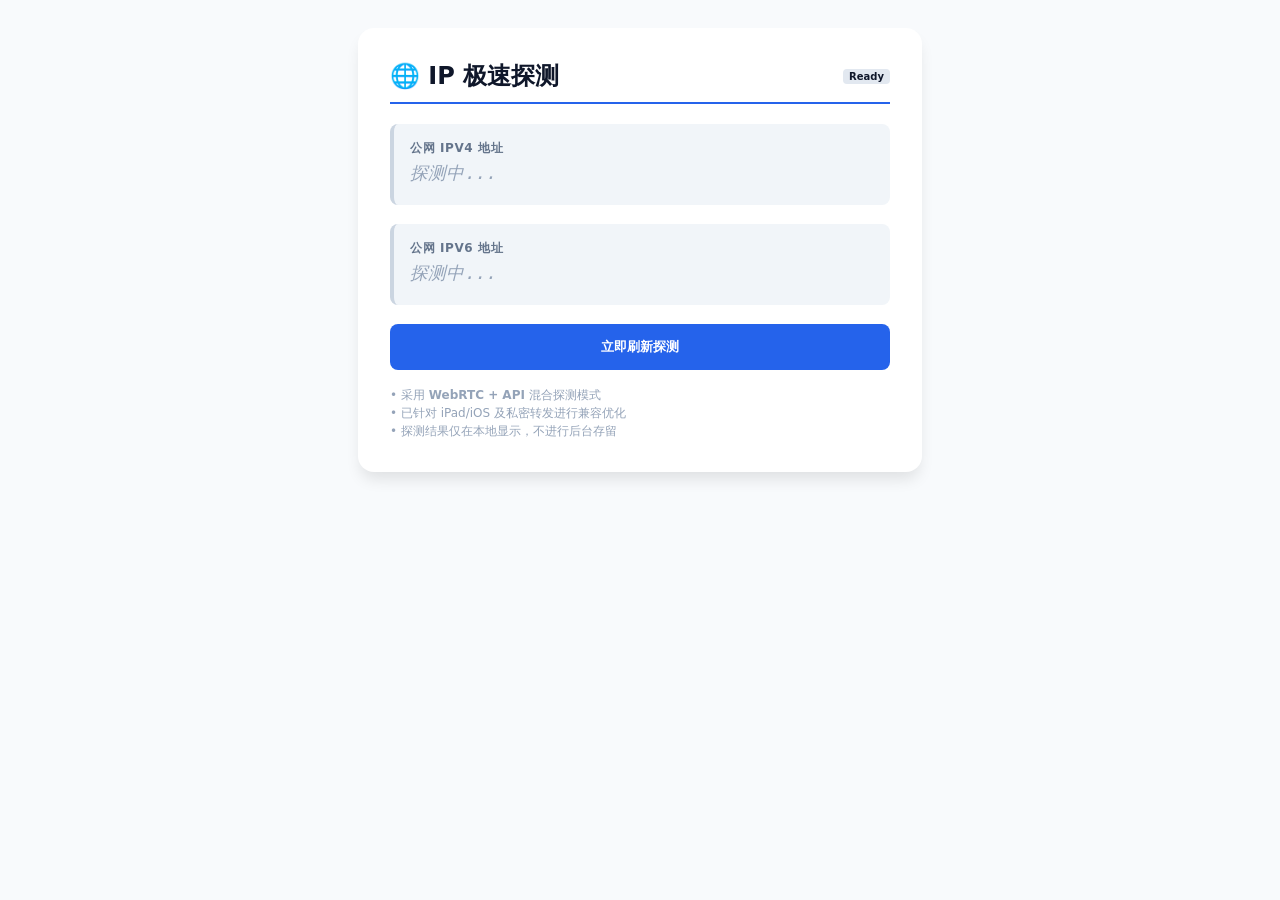
<file: ip.html>
<!DOCTYPE html>
<html lang="zh-CN">
<head>
    <meta charset="UTF-8">
    <meta name="viewport" content="width=device-width, initial-scale=1.0">
    <title>IP 极速探测工具 (v2.0)</title>
    <style>
        :root { --primary: #2563eb; --bg: #f8fafc; --success: #059669; }
        body { font-family: system-ui, -apple-system, sans-serif; background: var(--bg); color: #1e293b; display: flex; justify-content: center; padding: 20px; }
        .card { background: white; padding: 2rem; border-radius: 1rem; width: 100%; max-width: 500px; box-shadow: 0 10px 15px -3px rgba(0,0,0,0.1); }
        h2 { margin-top: 0; color: #0f172a; border-bottom: 2px solid var(--primary); padding-bottom: 10px; display: flex; justify-content: space-between; align-items: center; }
        .res-item { margin: 1.2rem 0; padding: 1rem; background: #f1f5f9; border-radius: 0.5rem; border-left: 4px solid #cbd5e1; transition: all 0.3s; }
        .res-item.active { border-left-color: var(--primary); background: #eff6ff; }
        .label { font-size: 0.75rem; color: #64748b; font-weight: 700; text-transform: uppercase; letter-spacing: 0.05em; }
        .value { font-family: 'ui-monospace', 'Cascadia Code', monospace; font-size: 1.1rem; color: #334155; margin-top: 4px; word-break: break-all; min-height: 1.5rem; }
        .source { font-size: 10px; color: #94a3b8; margin-top: 4px; display: block; }
        button { width: 100%; background: var(--primary); color: white; border: none; padding: 14px; border-radius: 0.5rem; font-weight: 600; cursor: pointer; transition: transform 0.1s, opacity 0.2s; }
        button:active { transform: scale(0.98); }
        .loading { color: #94a3b8; font-style: italic; animation: pulse 1.5s infinite; }
        @keyframes pulse { 50% { opacity: 0.5; } }
        .tag { font-size: 10px; padding: 2px 6px; border-radius: 4px; background: #e2e8f0; margin-left: 8px; vertical-align: middle; }
    </style>
</head>
<body>

<div class="card">
    <h2>🌐 IP 极速探测 <span id="status-tag" class="tag">Ready</span></h2>
    
    <div id="box-v4" class="res-item">
        <div class="label">公网 IPv4 地址</div>
        <div id="v4-val" class="value loading">等待探测...</div>
        <span id="v4-src" class="source"></span>
    </div>

    <div id="box-v6" class="res-item">
        <div class="label">公网 IPv6 地址</div>
        <div id="v6-val" class="value loading">等待探测...</div>
        <span id="v6-src" class="source"></span>
    </div>

    <button onclick="startProbe()">立即刷新探测</button>
    
    <div style="margin-top: 1rem; font-size: 12px; color: #94a3b8; line-height: 1.5;">
        • 采用 <b>WebRTC + API</b> 混合探测模式<br>
        • 已针对 iPad/iOS 及私密转发进行兼容优化<br>
        • 探测结果仅在本地显示，不进行后台存留
    </div>
</div>

<script>
    const v4El = document.getElementById('v4-val');
    const v6El = document.getElementById('v6-val');
    const v4Src = document.getElementById('v4-src');
    const v6Src = document.getElementById('v6-src');

    function updateUI(type, value, source) {
        const el = type === 'v4' ? v4El : v6El;
        const srcEl = type === 'v4' ? v4Src : v6Src;
        const box = document.getElementById(`box-${type}`);

        // 如果已经有结果且是 API 获取的，WebRTC 就不覆盖它（反之亦然，除非新结果更准）
        if (el.classList.contains('loading') || !srcEl.innerText.includes('API')) {
            el.innerText = value;
            el.className = "value";
            srcEl.innerText = "检测源: " + source;
            box.classList.add('active');
        }
    }

    async function probeByAPI() {
        // 使用针对国内优化且支持 CORS 的接口
        const apis = [
            { url: 'https://4.ipw.cn/api/ip/myip', type: 'v4' },
            { url: 'https://6.ipw.cn/api/ip/myip', type: 'v6' }
        ];

        apis.forEach(api => {
            fetch(api.url)
                .then(res => res.text())
                .then(ip => {
                    if (ip) updateUI(api.type, ip.trim(), "HTTP API (高可靠)");
                })
                .catch(() => {/* 忽略单个失败 */});
        });
    }

    function probeByWebRTC() {
        const pc = new RTCPeerConnection({
            iceServers: [
                { urls: 'stun:stun.cloudflare.com:3478' },
                { urls: 'stun:stun.l.google.com:19302' }
            ]
        });

        pc.createDataChannel(""); 
        pc.createOffer().then(offer => pc.setLocalDescription(offer));

        pc.onicecandidate = (ice) => {
            if (!ice || !ice.candidate) return;
            const cand = ice.candidate.candidate;
            
            // 匹配 IPv4
            const v4Match = /([0-9]{1,3}(\.[0-9]{1,3}){3})/.exec(cand);
            if (v4Match && !cand.includes("192.168.") && !cand.includes("10.") && !cand.includes("172.")) {
                updateUI('v4', v4Match[1], "WebRTC (极速)");
            }

            // 匹配 IPv6
            const v6Match = /([0-9a-fA-F]{1,4}(:[0-9a-fA-F]{1,4}){5,7}|([0-9a-fA-F]{1,4}:){1,7}:|:((:[0-9a-fA-F]{1,4}){1,7}))/.exec(cand);
            if (v6Match && !cand.includes("fe80:")) {
                updateUI('v6', v6Match[1], "WebRTC (极速)");
            }
        };

        setTimeout(() => pc.close(), 3000);
    }

    function startProbe() {
        // 重置 UI
        [v4El, v6El].forEach(el => {
            el.innerText = "探测中...";
            el.className = "value loading";
        });
        [v4Src, v6Src].forEach(el => el.innerText = "");
        document.querySelectorAll('.res-item').forEach(b => b.classList.remove('active'));

        // 并行执行两种探测
        probeByWebRTC();
        probeByAPI();
    }

    // 页面加载自动执行
    window.onload = startProbe;
</script>

</body>
</html>
</file>
